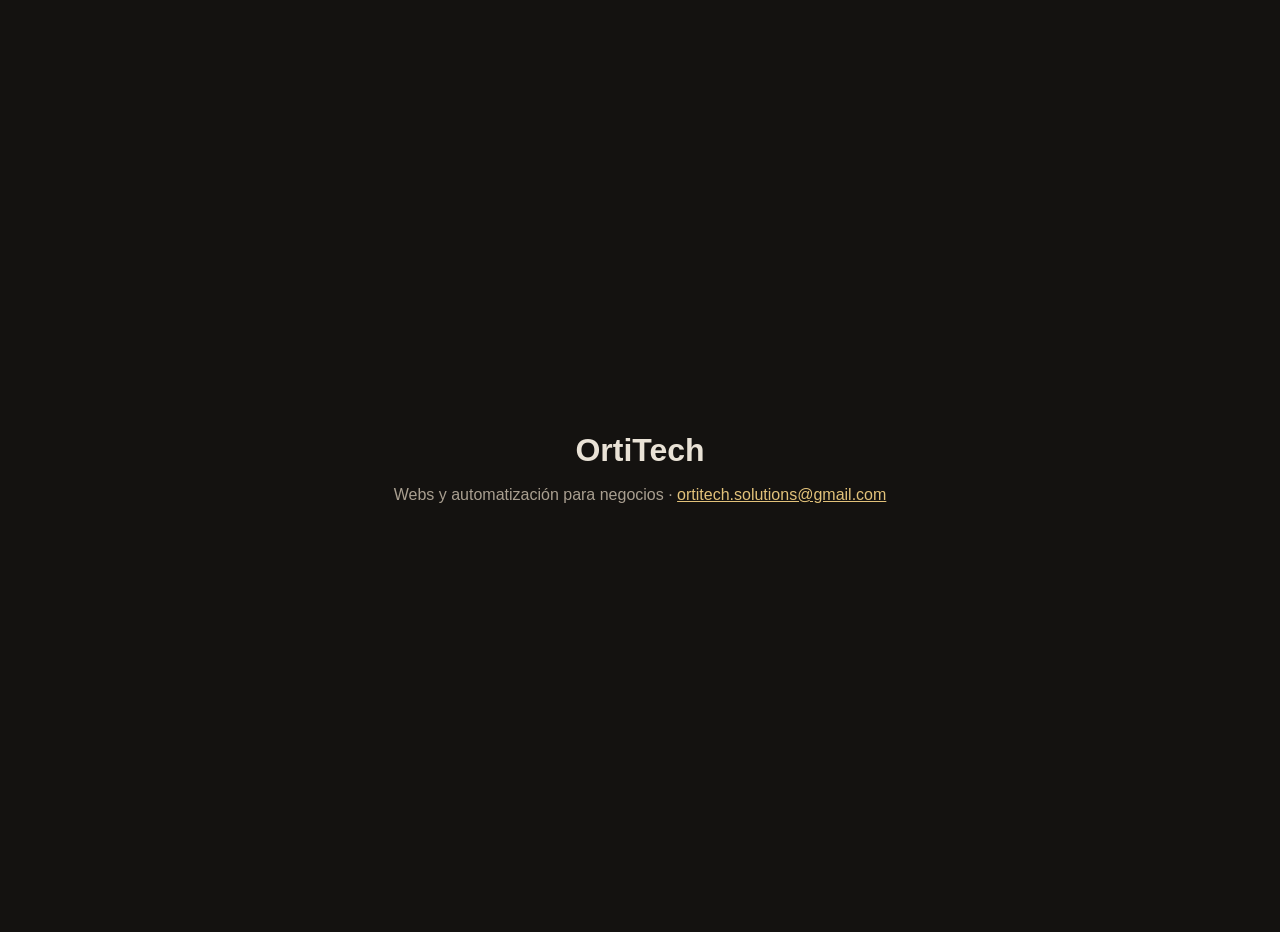
<file: index.html>
<!doctype html>
<html lang="es">
<head>
<meta charset="utf-8">
<meta name="viewport" content="width=device-width, initial-scale=1">
<meta name="robots" content="noindex, nofollow">
<title>OrtiTech</title>
<style>
  body { margin: 0; min-height: 100vh; display: grid; place-items: center; background: #141210; color: #e9e2d6;
         font: 16px/1.6 -apple-system, BlinkMacSystemFont, "Segoe UI", Roboto, sans-serif; text-align: center; padding: 16px; }
  h1 { font-weight: 600; margin: 0 0 6px; } p { color: #a99f90; margin: 0; }
  a { color: #e2c27a; }
</style>
</head>
<body>
  <div>
    <h1>OrtiTech</h1>
    <p>Webs y automatización para negocios · <a href="mailto:ortitech.solutions@gmail.com">ortitech.solutions@gmail.com</a></p>
  </div>
</body>
</html>
</file>
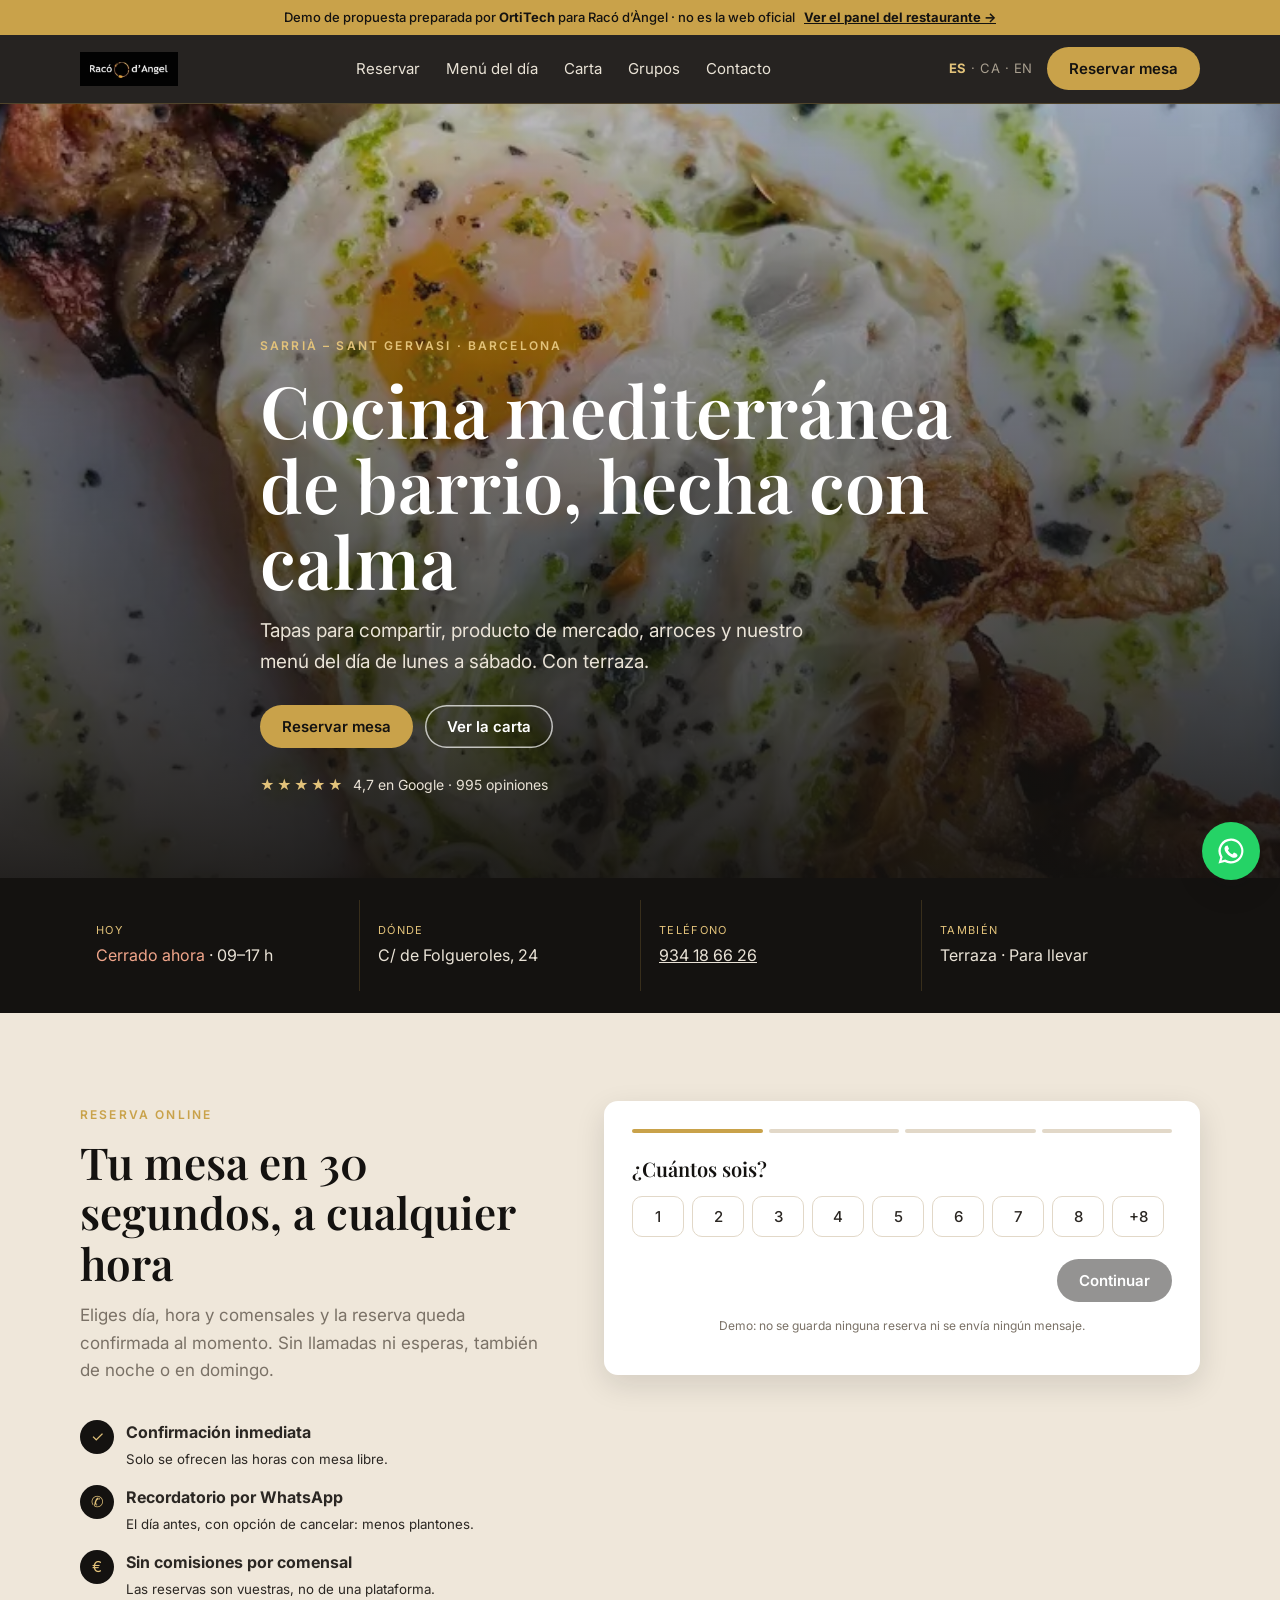
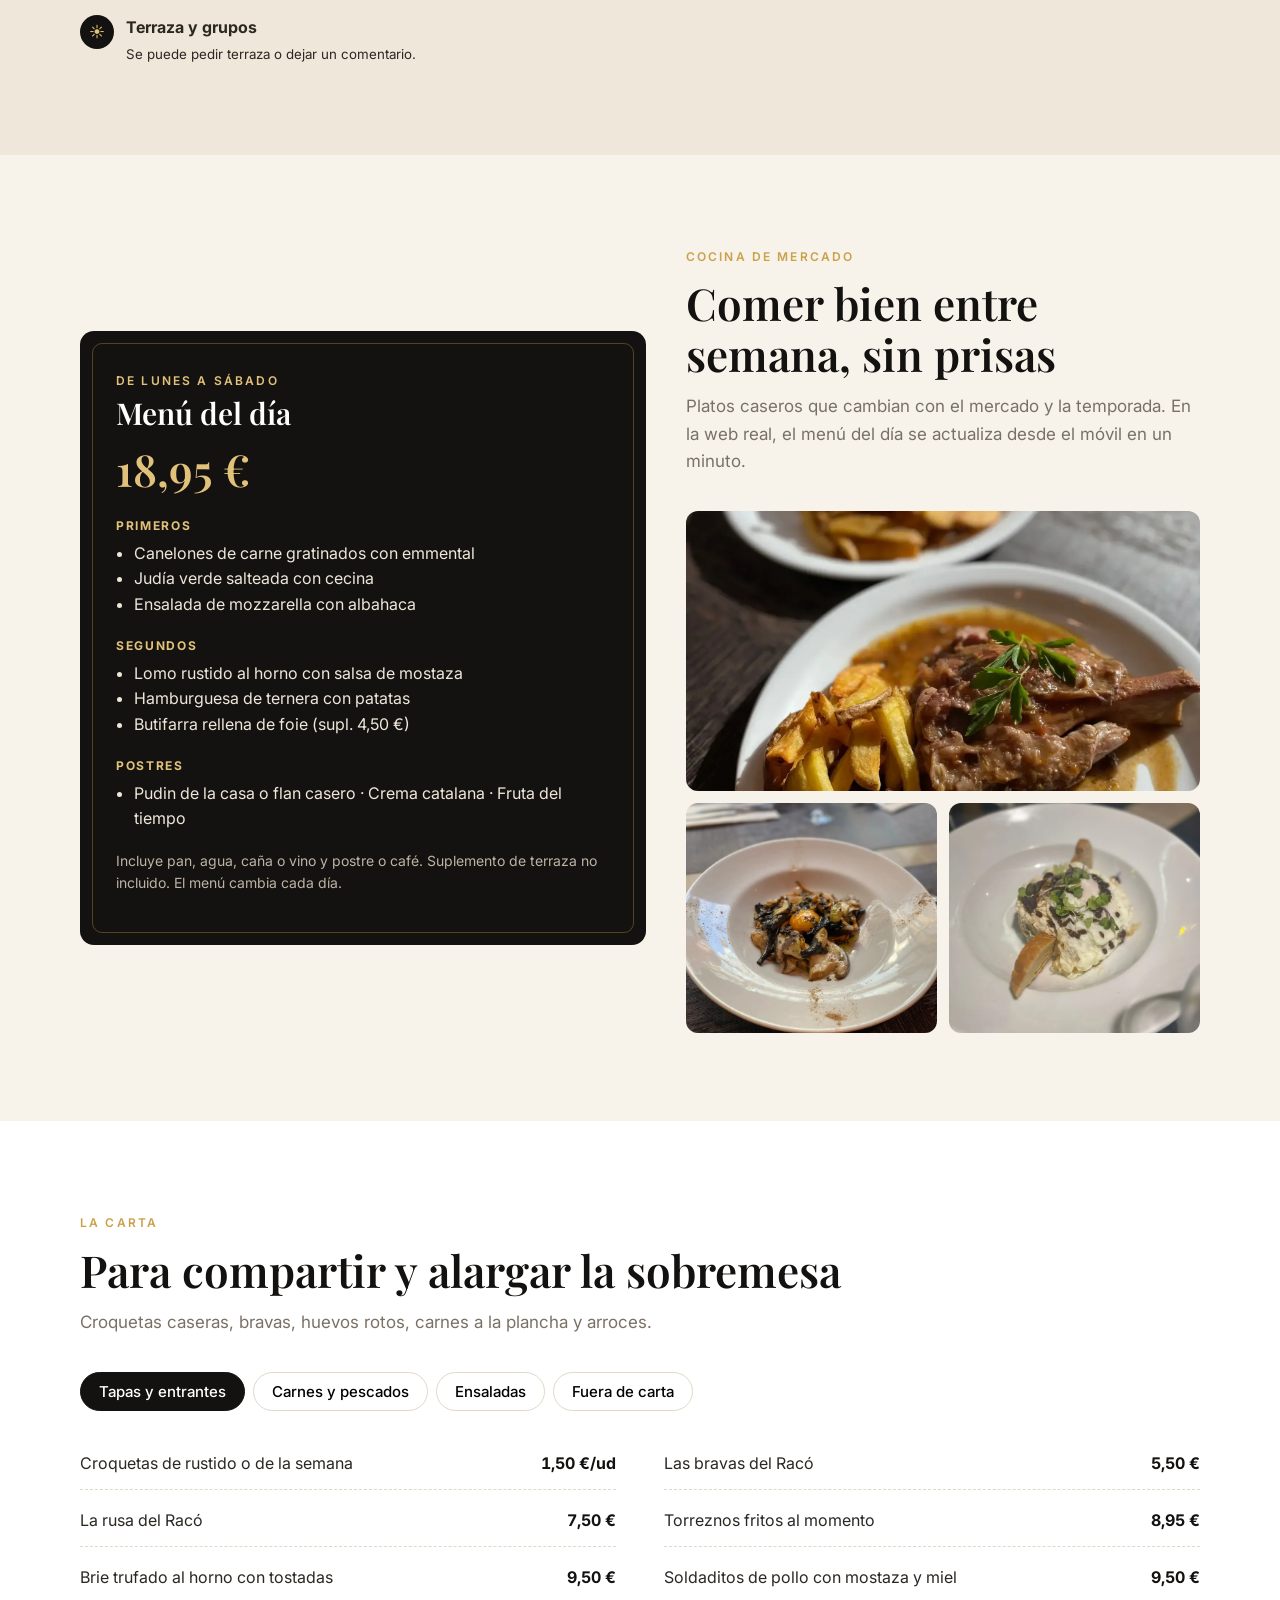
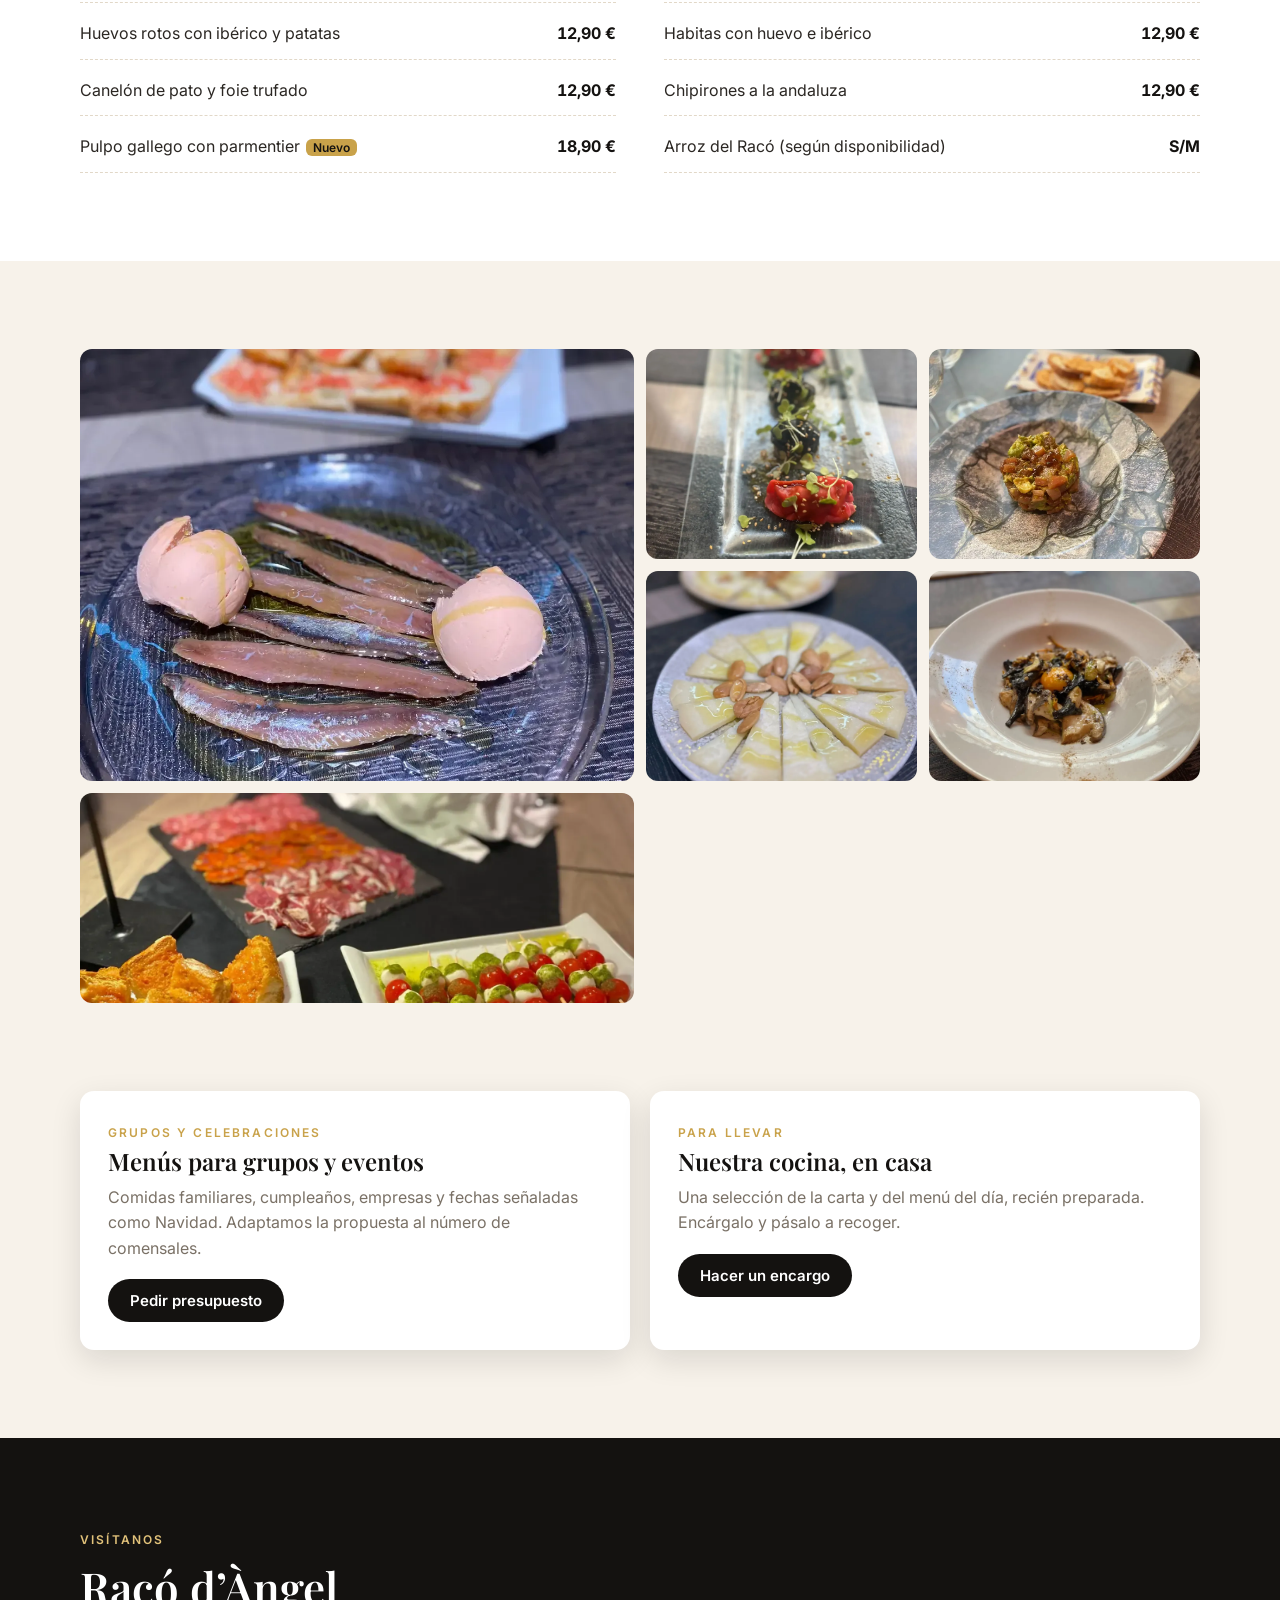
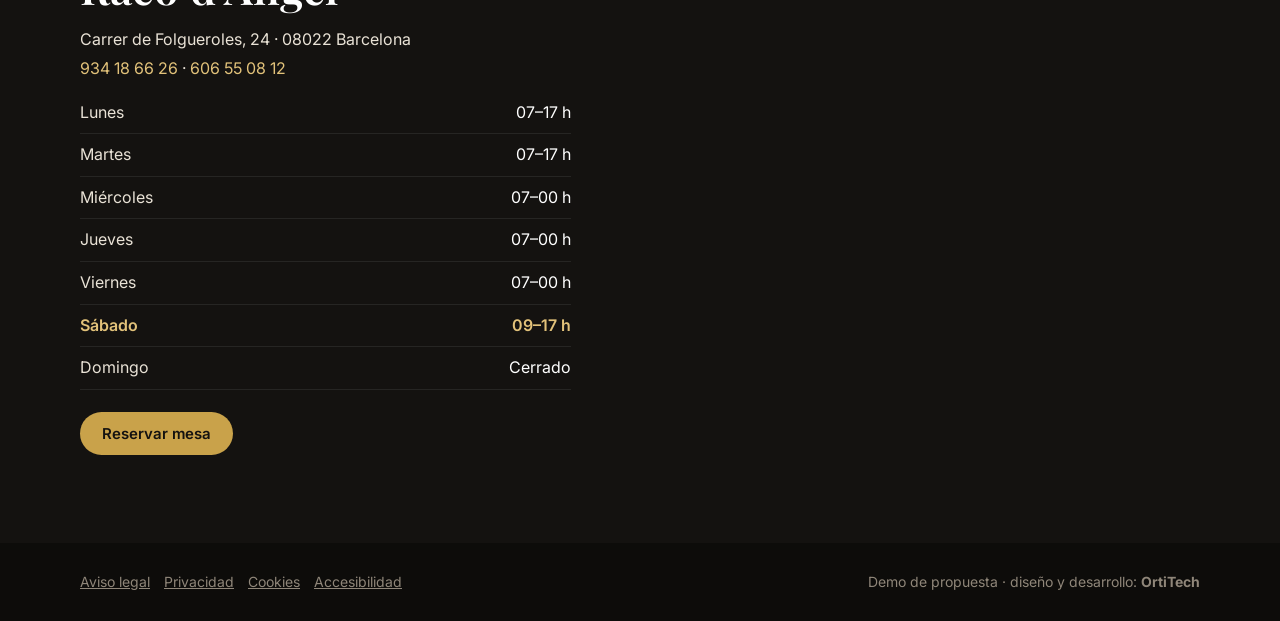
<file: racodangel/index.html>
<!doctype html>
<html lang="es">
<head>
<meta charset="utf-8">
<meta name="viewport" content="width=device-width, initial-scale=1">
<meta name="robots" content="noindex, nofollow">
<title>Racó d’Àngel · Demo de web nueva (OrtiTech)</title>
<meta name="description" content="Demo de propuesta preparada por OrtiTech para Racó d’Àngel. No es la web oficial del restaurante.">
<link rel="preconnect" href="https://fonts.googleapis.com">
<link rel="preconnect" href="https://fonts.gstatic.com" crossorigin>
<link href="https://fonts.googleapis.com/css2?family=Inter:wght@400;500;600;700&family=Playfair+Display:wght@500;600&display=swap" rel="stylesheet">
<link rel="stylesheet" href="css/styles.css">
</head>
<body>

<div class="demo-bar">
  <span class="long">Demo de propuesta preparada por <b>OrtiTech</b> para Racó d’Àngel · no es la web oficial</span>
  <span class="short">Demo de <b>OrtiTech</b> · no es la web oficial</span>
  <a href="panel.html"><span class="long">Ver el panel del restaurante →</span><span class="short">Ver panel →</span></a>
</div>

<nav class="nav">
  <div class="wrap">
    <a href="#"><img src="img/logo.webp" alt="Racó d’Àngel"></a>
    <ul id="menu">
      <li><a href="#reservar">Reservar</a></li>
      <li><a href="#menu-dia">Menú del día</a></li>
      <li><a href="#carta">Carta</a></li>
      <li><a href="#grupos">Grupos</a></li>
      <li><a href="#contacto">Contacto</a></li>
    </ul>
    <div class="right">
      <span class="lang" data-demo="Selector de idioma: en la web real, castellano, catalán e inglés."><b>ES</b> · CA · EN</span>
      <a class="btn" href="#reservar">Reservar mesa</a>
      <button class="burger" aria-label="Menú" onclick="document.getElementById('menu').classList.toggle('open')">☰</button>
    </div>
  </div>
</nav>

<header class="hero">
  <img src="img/portada1.webp" alt="Huevo frito con yema líquida, uno de nuestros platos">
  <div class="wrap">
    <span class="eyebrow">Sarrià – Sant Gervasi · Barcelona</span>
    <h1>Cocina mediterránea de barrio, hecha con calma</h1>
    <p>Tapas para compartir, producto de mercado, arroces y nuestro menú del día de lunes a sábado. Con terraza.</p>
    <div class="ctas">
      <a class="btn" href="#reservar">Reservar mesa</a>
      <a class="btn ghost" href="#carta">Ver la carta</a>
    </div>
    <div class="rating"><span class="stars">★★★★★</span> 4,7 en Google · 995 opiniones</div>
  </div>
</header>

<div class="info">
  <div class="wrap">
    <div><small>Hoy</small><span id="hoy">—</span></div>
    <div><small>Dónde</small>C/ de Folgueroles, 24</div>
    <div><small>Teléfono</small><a href="#" data-demo="En la web real, este botón llama al restaurante.">934 18 66 26</a></div>
    <div><small>También</small>Terraza · Para llevar</div>
  </div>
</div>

<!-- RESERVAS -->
<section id="reservar">
  <div class="wrap reserva">
    <div>
      <span class="eyebrow" style="color: var(--gold)">Reserva online</span>
      <h2 class="title">Tu mesa en 30 segundos, a cualquier hora</h2>
      <p class="lead">Eliges día, hora y comensales y la reserva queda confirmada al momento. Sin llamadas ni esperas, también de noche o en domingo.</p>
      <ul class="perks">
        <li><span>✓</span><div><b>Confirmación inmediata</b><br><small>Solo se ofrecen las horas con mesa libre.</small></div></li>
        <li><span>✆</span><div><b>Recordatorio por WhatsApp</b><br><small>El día antes, con opción de cancelar: menos plantones.</small></div></li>
        <li><span>€</span><div><b>Sin comisiones por comensal</b><br><small>Las reservas son vuestras, no de una plataforma.</small></div></li>
        <li><span>☀</span><div><b>Terraza y grupos</b><br><small>Se puede pedir terraza o dejar un comentario.</small></div></li>
      </ul>
    </div>

    <div class="card" id="booking">
      <div class="steps"><i class="on"></i><i></i><i></i><i></i></div>

      <div class="step" data-step="1">
        <h3>¿Cuántos sois?</h3>
        <div class="chips" id="people"></div>
        <div class="nav-steps"><span></span><button class="btn dark" data-next disabled>Continuar</button></div>
      </div>

      <div class="step" data-step="2" hidden>
        <h3>¿Qué día?</h3>
        <div class="dates" id="dates"></div>
        <div class="nav-steps"><button class="link" data-back>← Atrás</button><button class="btn dark" data-next disabled>Continuar</button></div>
      </div>

      <div class="step" data-step="3" hidden>
        <h3>¿A qué hora?</h3>
        <div id="slots"></div>
        <div class="nav-steps"><button class="link" data-back>← Atrás</button><button class="btn dark" data-next disabled>Continuar</button></div>
      </div>

      <div class="step" data-step="4" hidden>
        <h3>Tus datos</h3>
        <div class="summary" id="summary"></div>
        <div class="field"><label for="n">Nombre</label><input id="n" placeholder="Nombre y apellido"></div>
        <div class="field"><label for="t">Móvil (para el WhatsApp de confirmación)</label><input id="t" placeholder="600 000 000" inputmode="tel"></div>
        <label class="check"><input type="checkbox" id="terraza"> Preferimos terraza (según disponibilidad)</label>
        <div class="field"><label for="c">Comentarios (opcional)</label><textarea id="c" rows="2" placeholder="Alergias, trona, celebración…"></textarea></div>
        <div class="nav-steps"><button class="link" data-back>← Atrás</button><button class="btn" id="confirm">Confirmar reserva</button></div>
      </div>

      <div class="step done" data-step="5" hidden>
        <div class="tick">✓</div>
        <h3>¡Mesa reservada!</h3>
        <p id="done-text"></p>
        <div class="wa-preview" id="wa"></div>
        <button class="link" id="again" style="margin-top: 16px">Hacer otra reserva</button>
      </div>
      <p class="note">Demo: no se guarda ninguna reserva ni se envía ningún mensaje.</p>
    </div>
  </div>
</section>

<!-- MENÚ DEL DÍA -->
<section id="menu-dia">
  <div class="wrap menu-grid">
    <div class="menu-card">
      <span class="eyebrow">De lunes a sábado</span>
      <h3>Menú del día</h3>
      <div class="price">18,95 €</div>
      <h4>Primeros</h4>
      <ul><li>Canelones de carne gratinados con emmental</li><li>Judía verde salteada con cecina</li><li>Ensalada de mozzarella con albahaca</li></ul>
      <h4>Segundos</h4>
      <ul><li>Lomo rustido al horno con salsa de mostaza</li><li>Hamburguesa de ternera con patatas</li><li>Butifarra rellena de foie (supl. 4,50 €)</li></ul>
      <h4>Postres</h4>
      <ul><li>Pudin de la casa o flan casero · Crema catalana · Fruta del tiempo</li></ul>
      <p class="inc">Incluye pan, agua, caña o vino y postre o café. Suplemento de terraza no incluido. El menú cambia cada día.</p>
    </div>
    <div>
      <span class="eyebrow" style="color: var(--gold)">Cocina de mercado</span>
      <h2 class="title">Comer bien entre semana, sin prisas</h2>
      <p class="lead">Platos caseros que cambian con el mercado y la temporada. En la web real, el menú del día se actualiza desde el móvil en un minuto.</p>
      <div class="menu-photos">
        <img src="img/plato7.webp" alt="Carne con patatas y salsa" loading="lazy">
        <img src="img/plato1.webp" alt="Champiñones con yema de huevo" loading="lazy">
        <img src="img/plato5.webp" alt="Ensaladilla con trufa" loading="lazy">
      </div>
    </div>
  </div>
</section>

<!-- CARTA -->
<section id="carta">
  <div class="wrap">
    <span class="eyebrow" style="color: var(--gold)">La carta</span>
    <h2 class="title">Para compartir y alargar la sobremesa</h2>
    <p class="lead">Croquetas caseras, bravas, huevos rotos, carnes a la plancha y arroces.</p>
    <div class="tabs" id="tabs"></div>
    <div class="dishes" id="dishes"></div>
  </div>
</section>

<!-- GALERÍA -->
<section>
  <div class="wrap">
    <div class="gallery">
      <img src="img/portada2.webp" alt="Anchoas con pan con tomate" loading="lazy">
      <img src="img/plato2.webp" alt="Tapas variadas" loading="lazy">
      <img src="img/plato3.webp" alt="Tartar de aguacate y tomate" loading="lazy">
      <img src="img/plato6.webp" alt="Queso con almendras y aceite" loading="lazy">
      <img src="img/plato1.webp" alt="Setas con yema" loading="lazy">
      <img src="img/plato4.webp" alt="Embutidos y aperitivos para grupos" loading="lazy">
    </div>
  </div>
</section>

<!-- GRUPOS Y PARA LLEVAR -->
<section id="grupos" style="padding-top: 0">
  <div class="wrap duo">
    <div class="card">
      <span class="eyebrow" style="color: var(--gold)">Grupos y celebraciones</span>
      <h3>Menús para grupos y eventos</h3>
      <p>Comidas familiares, cumpleaños, empresas y fechas señaladas como Navidad. Adaptamos la propuesta al número de comensales.</p>
      <button class="btn dark" data-demo="En la web real, abre un formulario de presupuesto que os llega al móvil.">Pedir presupuesto</button>
    </div>
    <div class="card">
      <span class="eyebrow" style="color: var(--gold)">Para llevar</span>
      <h3>Nuestra cocina, en casa</h3>
      <p>Una selección de la carta y del menú del día, recién preparada. Encárgalo y pásalo a recoger.</p>
      <button class="btn dark" data-demo="En la web real, el pedido se hace aquí y os llega por WhatsApp.">Hacer un encargo</button>
    </div>
  </div>
</section>

<!-- VISÍTANOS -->
<section id="contacto">
  <div class="wrap visit">
    <div>
      <span class="eyebrow">Visítanos</span>
      <h2 class="title">Racó d’Àngel</h2>
      <p class="contact-line">Carrer de Folgueroles, 24 · 08022 Barcelona</p>
      <p class="contact-line"><a href="#" data-demo="En la web real, llama al restaurante.">934 18 66 26</a> · <a href="#" data-demo="En la web real, abre WhatsApp con el restaurante.">606 55 08 12</a></p>
      <table class="hours" id="hours"></table>
      <a class="btn" href="#reservar">Reservar mesa</a>
    </div>
    <iframe class="map" loading="lazy" title="Mapa"
      src="https://maps.google.com/maps?q=Carrer%20de%20Folgueroles%2024%2C%2008022%20Barcelona&z=16&output=embed"></iframe>
  </div>
</section>

<footer>
  <div class="wrap">
    <div><a href="#">Aviso legal</a><a href="#">Privacidad</a><a href="#">Cookies</a><a href="#">Accesibilidad</a></div>
    <div>Demo de propuesta · diseño y desarrollo: <b>OrtiTech</b></div>
  </div>
</footer>

<div class="mobile-cta"><a class="btn" href="#reservar">Reservar mesa</a></div>
<button class="fab" aria-label="WhatsApp" data-demo="En la web real, abre WhatsApp con el restaurante.">
  <svg viewBox="0 0 24 24" fill="currentColor"><path d="M12 2a10 10 0 0 0-8.6 15.1L2 22l5-1.3A10 10 0 1 0 12 2Zm0 18.2a8.2 8.2 0 0 1-4.2-1.2l-.3-.2-3 .8.8-2.9-.2-.3A8.2 8.2 0 1 1 12 20.2Zm4.5-6.1c-.2-.1-1.5-.7-1.7-.8-.2-.1-.4-.1-.6.1l-.8 1c-.1.2-.3.2-.5.1a6.7 6.7 0 0 1-3.3-2.9c-.2-.4.2-.4.7-1.3.1-.2 0-.3 0-.4l-.8-1.8c-.2-.5-.4-.4-.6-.4h-.5a1 1 0 0 0-.7.3 2.9 2.9 0 0 0-.9 2.2 5 5 0 0 0 1 2.7 11.5 11.5 0 0 0 4.4 3.9c1.6.7 2.3.7 3.1.6.5-.1 1.5-.6 1.7-1.2.2-.6.2-1.1.2-1.2-.1-.1-.3-.2-.5-.3Z"/></svg>
</button>
<div class="toast" id="toast"></div>

<script src="js/app.js"></script>
</body>
</html>
</file>
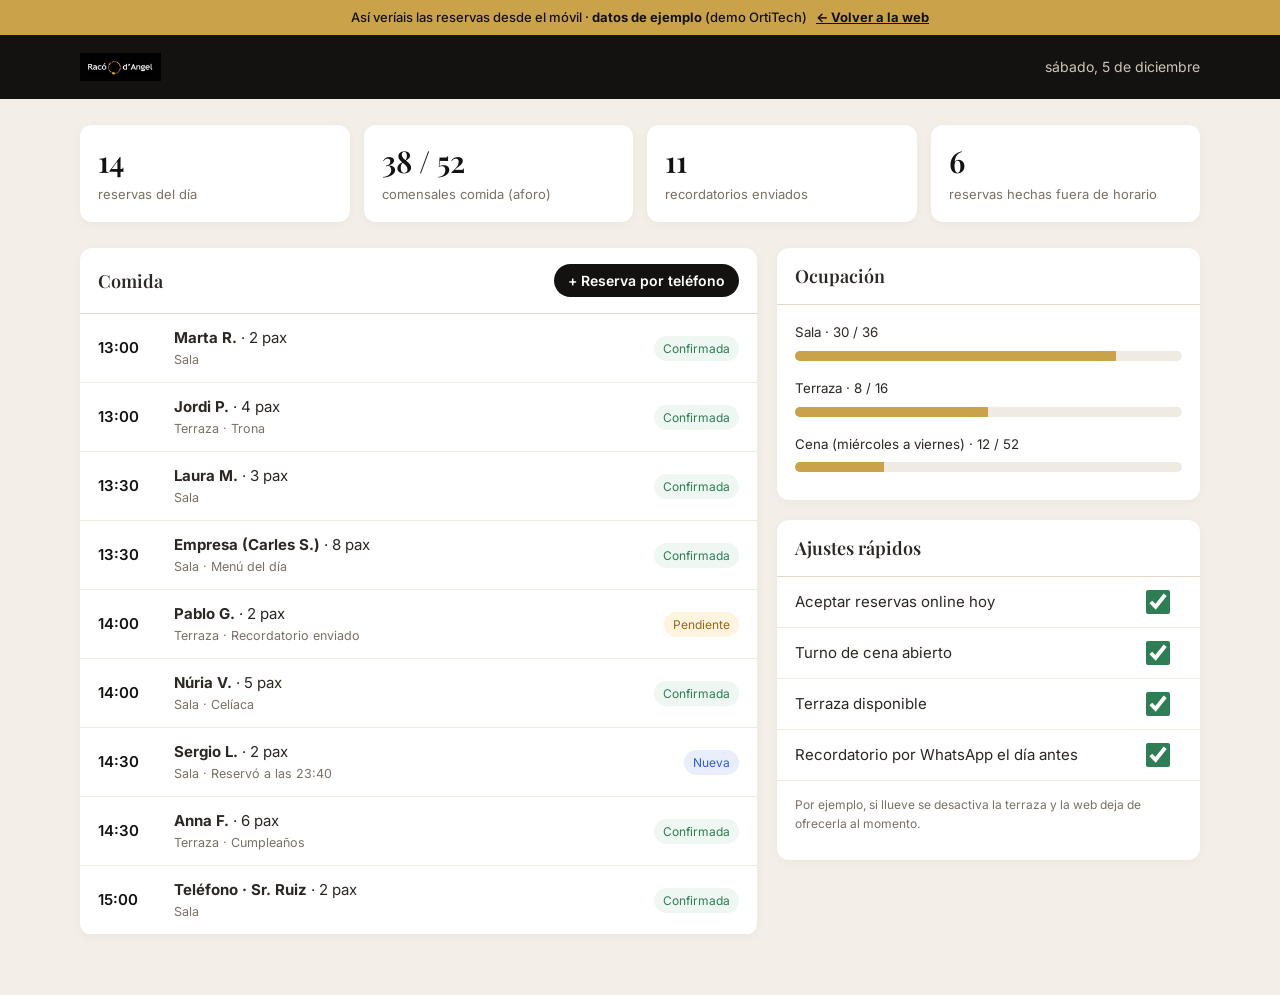
<file: racodangel/panel.html>
<!doctype html>
<html lang="es">
<head>
<meta charset="utf-8">
<meta name="viewport" content="width=device-width, initial-scale=1">
<meta name="robots" content="noindex, nofollow">
<title>Panel de reservas · Racó d’Àngel (demo OrtiTech)</title>
<link rel="preconnect" href="https://fonts.googleapis.com">
<link rel="preconnect" href="https://fonts.gstatic.com" crossorigin>
<link href="https://fonts.googleapis.com/css2?family=Inter:wght@400;500;600;700&family=Playfair+Display:wght@500;600&display=swap" rel="stylesheet">
<link rel="stylesheet" href="css/styles.css">
</head>
<body class="panel-body">

<div class="demo-bar">
  <span class="long">Así veríais las reservas desde el móvil · <b>datos de ejemplo</b> (demo OrtiTech)</span>
  <span class="short">Panel · <b>datos de ejemplo</b></span>
  <a href="index.html">← Volver a la web</a>
</div>

<div class="panel-top">
  <div class="wrap">
    <img src="img/logo.webp" alt="Racó d’Àngel">
    <span style="font-size: 14px; color: #cfc6b8" id="today"></span>
  </div>
</div>

<main class="wrap" style="padding-bottom: 60px">
  <div class="kpis">
    <div class="kpi"><b>14</b><span>reservas del día</span></div>
    <div class="kpi"><b>38 / 52</b><span>comensales comida (aforo)</span></div>
    <div class="kpi"><b>11</b><span>recordatorios enviados</span></div>
    <div class="kpi"><b>6</b><span>reservas hechas fuera de horario</span></div>
  </div>

  <div class="panel-grid">
    <div class="list">
      <h3>Comida <button class="btn dark" style="padding: 8px 14px; font-size: 14px" data-demo="Añadís a mano las reservas que entran por teléfono, y quedan en el mismo sitio.">+ Reserva por teléfono</button></h3>
      <div id="rows"></div>
    </div>

    <div class="side">
      <div class="list">
        <h3>Ocupación</h3>
        <div style="padding: 14px 18px">
          <small>Sala · 30 / 36</small><div class="bar"><i style="width: 83%"></i></div>
          <small>Terraza · 8 / 16</small><div class="bar"><i style="width: 50%"></i></div>
          <small>Cena (miércoles a viernes) · 12 / 52</small><div class="bar"><i style="width: 23%"></i></div>
        </div>
      </div>
      <div class="list">
        <h3>Ajustes rápidos</h3>
        <label class="switch">Aceptar reservas online hoy <input type="checkbox" checked></label>
        <label class="switch">Turno de cena abierto <input type="checkbox" checked></label>
        <label class="switch">Terraza disponible <input type="checkbox" checked></label>
        <label class="switch">Recordatorio por WhatsApp el día antes <input type="checkbox" checked></label>
        <p class="note" style="padding: 0 18px 14px; text-align: left">Por ejemplo, si llueve se desactiva la terraza y la web deja de ofrecerla al momento.</p>
      </div>
    </div>
  </div>
</main>

<div class="toast" id="toast"></div>
<script>
  // Datos de ejemplo (nombres ficticios)
  const rows = [
    ["13:00", "Marta R.", 2, "Sala", "Confirmada", ""],
    ["13:00", "Jordi P.", 4, "Terraza", "Confirmada", "Trona"],
    ["13:30", "Laura M.", 3, "Sala", "Confirmada", ""],
    ["13:30", "Empresa (Carles S.)", 8, "Sala", "Confirmada", "Menú del día"],
    ["14:00", "Pablo G.", 2, "Terraza", "Pendiente", "Recordatorio enviado"],
    ["14:00", "Núria V.", 5, "Sala", "Confirmada", "Celíaca"],
    ["14:30", "Sergio L.", 2, "Sala", "Nueva", "Reservó a las 23:40"],
    ["14:30", "Anna F.", 6, "Terraza", "Confirmada", "Cumpleaños"],
    ["15:00", "Teléfono · Sr. Ruiz", 2, "Sala", "Confirmada", ""],
  ];
  const cls = { "Confirmada": "", "Pendiente": "wait", "Nueva": "new" };
  document.getElementById("rows").innerHTML = rows.map(([t, n, p, z, s, note]) =>
    `<div class="row"><time>${t}</time><div><b>${n}</b> · ${p} pax<small>${z}${note ? " · " + note : ""}</small></div>
     <span class="tag ${cls[s]}">${s}</span></div>`).join("");
  // El domingo cierran: se muestra el próximo día con servicio
  const day = new Date(); if (day.getDay() === 0) day.setDate(day.getDate() + 1);
  document.getElementById("today").textContent =
    day.toLocaleDateString("es-ES", { weekday: "long", day: "numeric", month: "long" });
  const toast = document.getElementById("toast");
  document.querySelectorAll("[data-demo]").forEach(el => el.addEventListener("click", () => {
    toast.textContent = el.dataset.demo; toast.classList.add("show");
    setTimeout(() => toast.classList.remove("show"), 3000);
  }));
</script>
</body>
</html>
</file>
<file: racodangel/css/styles.css>
/* Demo Racó d'Àngel — OrtiTech */
:root {
  --ink: #141210;
  --ink-2: #1e1b17;
  --ink-3: #2a2621;
  --cream: #f7f2ea;
  --cream-2: #efe7da;
  --gold: #c9a24a;
  --gold-2: #e2c27a;
  --text: #2b2723;
  --muted: #7a7166;
  --line: #e2d8c8;
  --ok: #2f7d55;
  --danger: #b4441c;
  --radius: 14px;
  --shadow: 0 10px 30px rgba(20, 18, 16, .12);
  --serif: "Playfair Display", Georgia, serif;
  --sans: "Inter", -apple-system, BlinkMacSystemFont, "Segoe UI", Roboto, sans-serif;
}
* { box-sizing: border-box; }
html { scroll-behavior: smooth; }
body { margin: 0; font: 16px/1.6 var(--sans); color: var(--text); background: var(--cream); }
img { max-width: 100%; display: block; }
a { color: inherit; }
.wrap { max-width: 1160px; margin: 0 auto; padding: 0 20px; }

/* Franja demo */
.demo-bar {
  position: sticky; top: 0; z-index: 60; background: var(--gold); color: var(--ink);
  font-size: 13px; text-align: center; padding: 7px 12px; font-weight: 500;
}
.demo-bar a { font-weight: 700; margin-left: 6px; }
.demo-bar .short { display: none; }

/* Navegación */
.nav {
  position: sticky; top: 34px; z-index: 50; background: rgba(20, 18, 16, .92);
  backdrop-filter: blur(8px); border-bottom: 1px solid rgba(201, 162, 74, .25);
}
.nav .wrap { display: flex; align-items: center; justify-content: space-between; height: 68px; gap: 16px; }
.nav img { height: 34px; width: auto; }
.nav ul { display: flex; gap: 26px; list-style: none; margin: 0; padding: 0; }
.nav ul a { color: #e9e2d6; text-decoration: none; font-size: 15px; }
.nav ul a:hover { color: var(--gold-2); }
.nav .right { display: flex; align-items: center; gap: 14px; }
.lang { color: #a99f90; font-size: 13px; letter-spacing: .04em; }
.lang b { color: var(--gold-2); }
.burger { display: none; background: none; border: 0; color: #fff; font-size: 26px; cursor: pointer; }

.btn {
  display: inline-flex; align-items: center; gap: 8px; border: 0; cursor: pointer; text-decoration: none;
  background: var(--gold); color: var(--ink); font: 600 15px var(--sans); padding: 12px 22px; border-radius: 999px;
  transition: transform .15s, background .15s;
}
.btn:hover { background: var(--gold-2); transform: translateY(-1px); }
.btn.ghost { background: transparent; color: #fff; box-shadow: inset 0 0 0 1.5px rgba(255, 255, 255, .7); }
.btn.ghost:hover { background: rgba(255, 255, 255, .1); }
.btn.dark { background: var(--ink); color: #fff; }
.btn.dark:hover { background: var(--ink-3); }
.btn:disabled { opacity: .45; cursor: not-allowed; transform: none; }

/* Hero */
.hero { position: relative; min-height: 86vh; display: flex; align-items: flex-end; color: #fff; overflow: hidden; }
.hero > img { position: absolute; inset: 0; width: 100%; height: 100%; object-fit: cover; transform: scale(1.03); }
.hero::after { content: ""; position: absolute; inset: 0; background: linear-gradient(180deg, rgba(20,18,16,.25) 0%, rgba(20,18,16,.55) 45%, rgba(20,18,16,.92) 100%); }
.hero .wrap { position: relative; z-index: 1; padding-bottom: 80px; }
.eyebrow { text-transform: uppercase; letter-spacing: .18em; font-size: 12px; color: var(--gold-2); font-weight: 600; }
.hero h1 { font: 600 clamp(38px, 6vw, 72px)/1.05 var(--serif); margin: 14px 0 18px; max-width: 760px; }
.hero p { font-size: clamp(16px, 2vw, 19px); max-width: 560px; color: #eae3d7; margin: 0 0 28px; }
.hero .ctas { display: flex; gap: 12px; flex-wrap: wrap; }
.rating { display: inline-flex; align-items: center; gap: 8px; margin-top: 26px; font-size: 14px; color: #e9e2d6; }
.rating .stars { color: var(--gold-2); letter-spacing: 2px; }

/* Tira de info */
.info { background: var(--ink); color: #e9e2d6; }
.info .wrap { display: grid; grid-template-columns: repeat(4, 1fr); gap: 0; }
.info div { padding: 22px 18px; border-left: 1px solid rgba(201, 162, 74, .2); }
.info div:first-child { border-left: 0; }
.info small { display: block; color: var(--gold-2); text-transform: uppercase; letter-spacing: .12em; font-size: 11px; margin-bottom: 4px; }
.info .open { color: #8fd3a8; }
.info .closed { color: #f0a58a; }

section { padding: 88px 0; }
.title { font: 600 clamp(30px, 4vw, 44px)/1.15 var(--serif); margin: 10px 0 14px; color: var(--ink); }
.lead { color: var(--muted); max-width: 640px; margin: 0 0 36px; font-size: 17px; }

/* Reserva */
#reservar { background: var(--cream-2); }
.reserva { display: grid; grid-template-columns: 1fr 1.25fr; gap: 48px; align-items: start; }
.perks { list-style: none; padding: 0; margin: 24px 0 0; display: grid; gap: 14px; }
.perks li { display: flex; gap: 12px; align-items: flex-start; }
.perks span { flex: 0 0 34px; height: 34px; border-radius: 50%; background: var(--ink); color: var(--gold-2); display: grid; place-items: center; font-size: 15px; }
.card { background: #fff; border-radius: var(--radius); box-shadow: var(--shadow); padding: 28px; }
.steps { display: flex; gap: 6px; margin-bottom: 22px; }
.steps i { flex: 1; height: 4px; border-radius: 4px; background: var(--line); }
.steps i.on { background: var(--gold); }
.step h3 { font: 600 20px var(--serif); margin: 0 0 14px; color: var(--ink); }
.chips { display: flex; flex-wrap: wrap; gap: 8px; }
.chip {
  border: 1.5px solid var(--line); background: #fff; border-radius: 10px; padding: 10px 14px; cursor: pointer;
  font: 500 15px var(--sans); color: var(--text); transition: border-color .15s, background .15s; min-width: 52px;
}
.chip:hover { border-color: var(--gold); }
.chip.sel { background: var(--ink); color: #fff; border-color: var(--ink); }
.chip:disabled { color: #b9b0a3; background: #faf7f2; cursor: not-allowed; text-decoration: line-through; }
.dates { display: flex; gap: 8px; overflow-x: auto; padding-bottom: 6px; scroll-snap-type: x mandatory; }
.dates .chip { flex: 0 0 auto; text-align: center; line-height: 1.25; scroll-snap-align: start; }
.dates .chip small { display: block; font-size: 11px; text-transform: uppercase; letter-spacing: .06em; opacity: .75; }
.dates .chip b { font-size: 18px; }
.turno { margin: 18px 0 8px; font-size: 13px; text-transform: uppercase; letter-spacing: .1em; color: var(--muted); font-weight: 600; }
.field { display: grid; gap: 6px; margin-bottom: 14px; }
.field label { font-size: 14px; font-weight: 500; }
.field input, .field textarea {
  font: 15px var(--sans); padding: 12px 14px; border: 1.5px solid var(--line); border-radius: 10px; background: #fff;
}
.field input:focus, .field textarea:focus { outline: none; border-color: var(--gold); }
.check { display: flex; gap: 8px; align-items: center; font-size: 14px; margin-bottom: 16px; }
.nav-steps { display: flex; justify-content: space-between; align-items: center; margin-top: 22px; }
.link { background: none; border: 0; color: var(--muted); cursor: pointer; font: 500 14px var(--sans); }
.summary { background: var(--cream); border-radius: 10px; padding: 12px 14px; font-size: 14px; margin-bottom: 16px; }
.done { text-align: center; padding: 18px 6px; }
.done .tick { width: 64px; height: 64px; border-radius: 50%; background: var(--ok); color: #fff; display: grid; place-items: center; font-size: 32px; margin: 0 auto 16px; }
.done h3 { font: 600 24px var(--serif); margin: 0 0 8px; }
.wa-preview { text-align: left; background: #e7f6ec; border-radius: 12px; padding: 12px 14px; font-size: 14px; margin: 18px auto 0; max-width: 380px; }
.wa-preview small { color: var(--muted); }
.note { font-size: 12px; color: var(--muted); margin-top: 14px; text-align: center; }

/* Menú del día */
.menu-grid { display: grid; grid-template-columns: 1.1fr 1fr; gap: 40px; align-items: center; }
.menu-card { background: var(--ink); color: #eee6d9; border-radius: var(--radius); padding: 36px; position: relative; overflow: hidden; }
.menu-card::before { content: ""; position: absolute; inset: 12px; border: 1px solid rgba(201, 162, 74, .35); border-radius: 10px; pointer-events: none; }
.menu-card h3 { font: 600 30px var(--serif); color: #fff; margin: 0; }
.menu-card .price { font: 600 44px var(--serif); color: var(--gold-2); margin: 6px 0 18px; }
.menu-card h4 { color: var(--gold-2); font-size: 12px; text-transform: uppercase; letter-spacing: .14em; margin: 18px 0 6px; }
.menu-card ul { margin: 0; padding-left: 18px; }
.menu-card .inc { margin-top: 18px; font-size: 14px; color: #bdb3a4; }
.menu-photos { display: grid; grid-template-columns: 1fr 1fr; gap: 12px; }
.menu-photos img { border-radius: 12px; height: 230px; width: 100%; object-fit: cover; }
.menu-photos img:first-child { grid-column: span 2; height: 280px; }

/* Carta */
#carta { background: #fff; }
.tabs { display: flex; gap: 8px; flex-wrap: wrap; margin-bottom: 28px; }
.tab { border: 1.5px solid var(--line); background: #fff; padding: 9px 18px; border-radius: 999px; cursor: pointer; font: 500 15px var(--sans); }
.tab.sel { background: var(--ink); color: #fff; border-color: var(--ink); }
.dishes { display: grid; grid-template-columns: 1fr 1fr; gap: 6px 48px; }
.dish { display: flex; align-items: baseline; gap: 10px; padding: 12px 0; border-bottom: 1px dashed var(--line); }
.dish span { flex: 1; }
.dish em { font-style: normal; font-size: 12px; background: var(--gold); color: var(--ink); padding: 1px 7px; border-radius: 6px; margin-left: 6px; font-weight: 600; }
.dish b { font-variant-numeric: tabular-nums; color: var(--ink); white-space: nowrap; }

/* Galería */
.gallery { display: grid; grid-template-columns: repeat(4, 1fr); grid-auto-rows: 210px; gap: 12px; }
.gallery img { width: 100%; height: 100%; object-fit: cover; border-radius: 12px; }
.gallery img:nth-child(1) { grid-column: span 2; grid-row: span 2; }
.gallery img:nth-child(6) { grid-column: span 2; }

/* Grupos / llevar */
.duo { display: grid; grid-template-columns: 1fr 1fr; gap: 20px; }
.duo .card h3 { font: 600 24px var(--serif); margin: 0 0 8px; color: var(--ink); }
.duo .card p { color: var(--muted); margin: 0 0 18px; }

/* Visítanos */
#contacto { background: var(--ink); color: #e9e2d6; }
#contacto .title { color: #fff; }
.visit { display: grid; grid-template-columns: 1fr 1.2fr; gap: 40px; }
.hours { width: 100%; border-collapse: collapse; margin: 10px 0 22px; }
.hours td { padding: 8px 0; border-bottom: 1px solid rgba(255, 255, 255, .08); }
.hours td:last-child { text-align: right; color: #fff; }
.hours tr.today td { color: var(--gold-2); font-weight: 600; }
.map { border: 0; width: 100%; height: 100%; min-height: 360px; border-radius: var(--radius); filter: grayscale(.2) contrast(1.05); }
.contact-line { margin: 4px 0; }
.contact-line a { color: var(--gold-2); text-decoration: none; }

footer { background: #0d0c0a; color: #8f8679; font-size: 14px; padding: 28px 0; }
footer .wrap { display: flex; justify-content: space-between; gap: 16px; flex-wrap: wrap; }
footer a { color: #8f8679; margin-right: 14px; }

/* WhatsApp flotante y avisos */
.fab {
  position: fixed; right: 20px; bottom: 20px; z-index: 40; width: 58px; height: 58px; border-radius: 50%;
  background: #25d366; color: #fff; display: grid; place-items: center; box-shadow: var(--shadow); cursor: pointer; border: 0;
}
.fab svg { width: 30px; height: 30px; }
.mobile-cta { display: none; }
.toast {
  position: fixed; left: 50%; bottom: 96px; transform: translateX(-50%) translateY(20px); opacity: 0; z-index: 80;
  background: var(--ink); color: #fff; padding: 12px 18px; border-radius: 12px; font-size: 14px; transition: .25s;
  max-width: calc(100vw - 32px); text-align: center; pointer-events: none;
}
.toast.show { opacity: 1; transform: translateX(-50%) translateY(0); }

/* Panel del restaurante */
.panel-body { background: #f3efe8; }
.panel-top { background: var(--ink); color: #fff; }
.panel-top .wrap { display: flex; align-items: center; justify-content: space-between; height: 64px; }
.panel-top img { height: 28px; }
.kpis { display: grid; grid-template-columns: repeat(4, 1fr); gap: 14px; margin: 26px 0; }
.kpi { background: #fff; border-radius: 12px; padding: 16px 18px; box-shadow: 0 2px 10px rgba(0,0,0,.04); }
.kpi b { display: block; font: 600 30px var(--serif); color: var(--ink); }
.kpi span { color: var(--muted); font-size: 13px; }
.panel-grid { display: grid; grid-template-columns: 1.6fr 1fr; gap: 20px; }
.list { background: #fff; border-radius: 12px; box-shadow: 0 2px 10px rgba(0,0,0,.04); overflow: hidden; }
.list h3 { margin: 0; padding: 16px 18px; font: 600 18px var(--serif); border-bottom: 1px solid var(--line); display: flex; justify-content: space-between; align-items: center; }
.row { display: grid; grid-template-columns: 64px 1fr auto; gap: 12px; align-items: center; padding: 12px 18px; border-bottom: 1px solid #f0ebe2; font-size: 15px; }
.row time { font-weight: 600; color: var(--ink); }
.row small { color: var(--muted); display: block; }
.tag { font-size: 12px; padding: 3px 9px; border-radius: 999px; background: #eef7f1; color: var(--ok); white-space: nowrap; }
.tag.wait { background: #fff4e0; color: #9a6a12; }
.tag.new { background: #e9eefe; color: #2f5bea; }
.side { display: grid; gap: 20px; align-content: start; }
.bar { background: #f0ebe2; border-radius: 6px; height: 10px; margin: 6px 0 14px; overflow: hidden; }
.bar i { display: block; height: 10px; background: var(--gold); }
.switch { display: flex; justify-content: space-between; align-items: center; padding: 10px 18px; border-bottom: 1px solid #f0ebe2; font-size: 15px; }
.switch input { width: 42px; height: 24px; accent-color: var(--ok); }

/* Responsive */
@media (max-width: 960px) {
  .demo-bar { font-size: 12px; white-space: nowrap; overflow: hidden; text-overflow: ellipsis; }
  .demo-bar .long { display: none; }
  .demo-bar .short { display: inline; }
  .nav ul { display: none; }
  .nav ul.open { display: flex; flex-direction: column; position: absolute; top: 68px; left: 0; right: 0; background: var(--ink); padding: 16px 20px 22px; gap: 16px; }
  .burger { display: block; }
  .nav .right .btn, .lang { display: none; }
  .info .wrap { grid-template-columns: 1fr 1fr; }
  .info div:nth-child(3) { border-left: 0; }
  .info div { border-top: 1px solid rgba(201, 162, 74, .2); }
  .reserva, .menu-grid, .visit, .duo, .panel-grid { grid-template-columns: 1fr; }
  .dishes { grid-template-columns: 1fr; }
  .gallery { grid-template-columns: 1fr 1fr; grid-auto-rows: 160px; }
  .gallery img:nth-child(6) { grid-column: span 1; }
  .kpis { grid-template-columns: 1fr 1fr; }
  section { padding: 64px 0; }
  .mobile-cta { display: block; position: fixed; left: 16px; right: 90px; bottom: 20px; z-index: 40; }
  .mobile-cta .btn { width: 100%; justify-content: center; box-shadow: var(--shadow); }
  .hero { min-height: 78vh; }
}
@media (max-width: 520px) {
  .card { padding: 20px; }
  .menu-card { padding: 26px; }
  .info div { padding: 16px 14px; font-size: 14px; }
}
</file>
